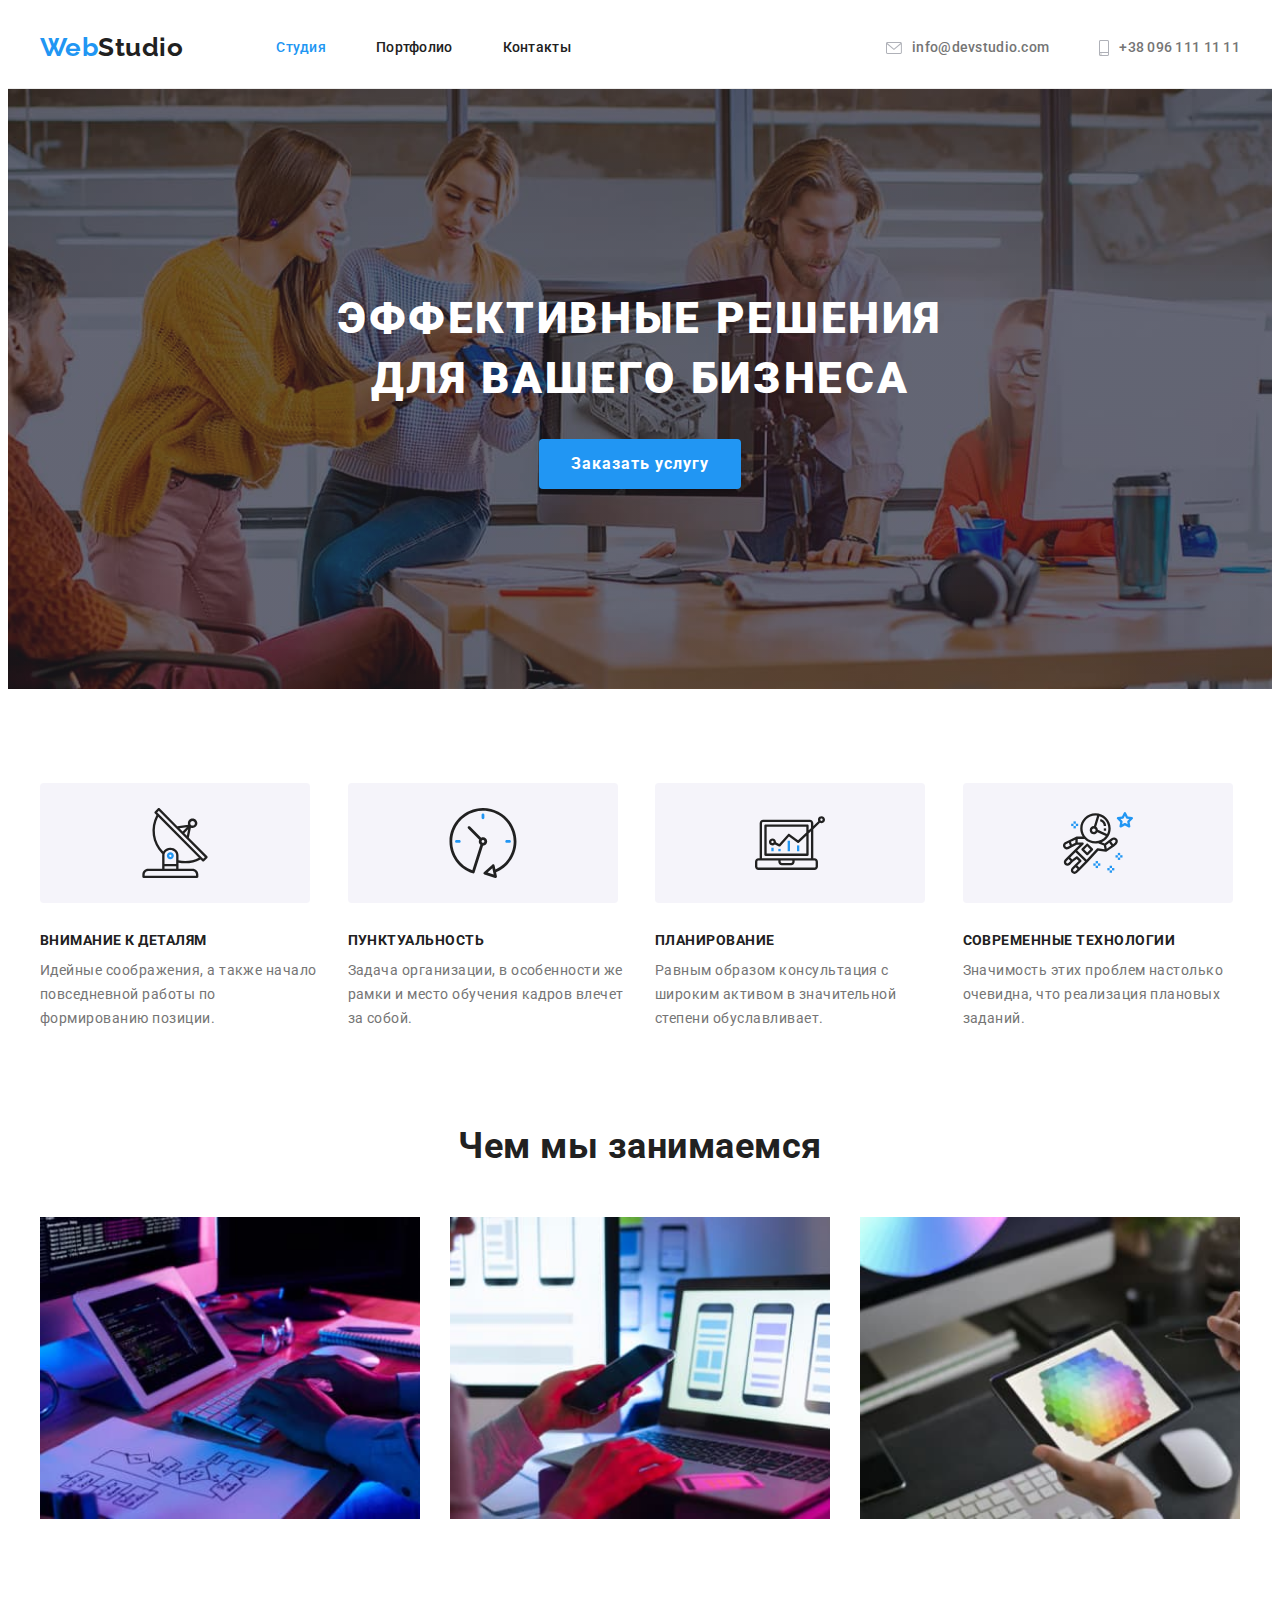
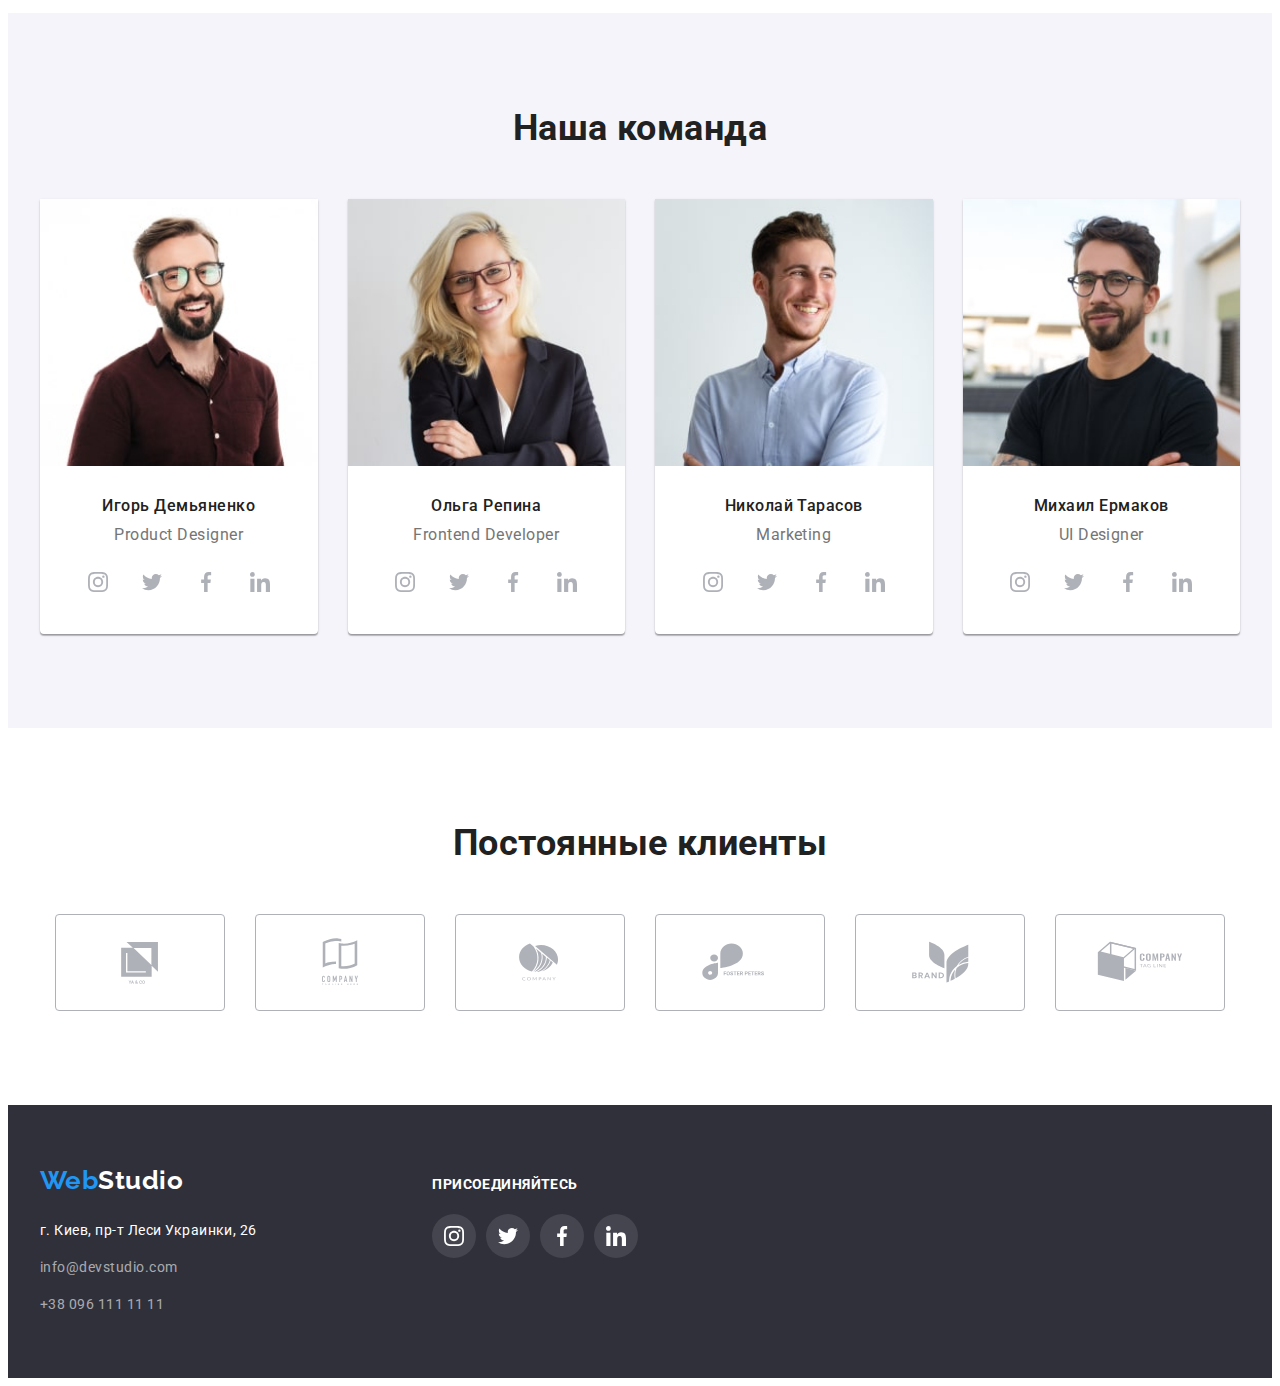
<file: index.html>
<!DOCTYPE html>
<html lang="ru">
	<head>
		<meta charset="UTF-8" />
		<meta http-equiv="X-UA-Compatible" content="IE=edge" />
		<meta name="viewport" content="width=device-width, initial-scale=1.0" />
		<link rel="preconnect" href="https://fonts.googleapis.com" />
		<link rel="preconnect" href="https://fonts.gstatic.com" crossorigin />
		<link
			href="https://fonts.googleapis.com/css2?family=Raleway:wght@700&family=Roboto:wght@400;500;700;900&display=swap"
			rel="stylesheet"
		/>
		<title>Студия</title>
		<link
			rel="stylesheet"
			href="https://cdnjs.cloudflare.com/ajax/libs/modern-normalize/1.1.0/modern-normalize.min.css"
			integrity="sha512-wpPYUAdjBVSE4KJnH1VR1HeZfpl1ub8YT/NKx4PuQ5NmX2tKuGu6U/JRp5y+Y8XG2tV+wKQpNHVUX03MfMFn9Q=="
			crossorigin="anonymous"
			referrerpolicy="no-referrer"
		/>
		<link rel="stylesheet" href="./css/styles.css" />
	</head>
	<body>
		<header class="header">
			<div class="container">
				<nav class="header-nav">
					<a href="/" class="logo link">
						Web<span class="header-logo-part">Studio</span>
					</a>
					<ul class="header-list list">
						<li class="header-item">
							<a href="" class="header-link link current">Студия</a>
						</li>
						<li class="header-item">
							<a href="./portfolio.html" class="header-link link">Портфолио</a>
						</li>
						<li class="header-item">
							<a href="" class="header-link link">Контакты</a>
						</li>
					</ul>
				</nav>
				<ul class="header-contacts-list list">
					<li class="header-contacts-item">
						<a class="header-email link" href="mailto:info@devstudio.com">
							<svg class="header-icon" width="16" height="12">
								<use href="./images/symbol-defs.svg#icon-envelope"></use>
							</svg>
							info@devstudio.com
						</a>
					</li>
					<li class="header-contacts-item">
						<a class="header-tel link" href="tel:+380961111111">
							<svg class="header-icon" width="10" height="16">
								<use href="./images/symbol-defs.svg#icon-smartphone"></use>
							</svg>
							+38 096 111 11 11</a
						>
					</li>
				</ul>
			</div>
		</header>
		<main>
			<section class="hero">
				<h1 class="hero-title">Эффективные решения для вашего бизнеса</h1>
				<button type="button" class="hero-btn">Заказать услугу</button>
			</section>
			<section class="features section">
				<div class="container">
					<h2 class="visually-hidden">Особенности</h2>
					<ul class="features-list list">
						<li class="features-item antenna">
							<h3 class="features-title">Внимание к деталям</h3>
							<p class="features-text">
								Идейные соображения, а также начало повседневной работы по
								формированию позиции.
							</p>
						</li>
						<li class="features-item clock">
							<h3 class="features-title">Пунктуальность</h3>
							<p class="features-text">
								Задача организации, в особенности же рамки и место обучения
								кадров влечет за собой.
							</p>
						</li>
						<li class="features-item diagram">
							<h3 class="features-title">Планирование</h3>
							<p class="features-text">
								Равным образом консультация с широким активом в значительной
								степени обуславливает.
							</p>
						</li>
						<li class="features-item astronaut">
							<h3 class="features-title">Современные технологии</h3>
							<p class="features-text">
								Значимость этих проблем настолько очевидна, что реализация
								плановых заданий.
							</p>
						</li>
					</ul>
				</div>
			</section>
			<section class="job section">
				<div class="container">
					<h2 class="job-title">Чем мы занимаемся</h2>
					<ul class="job-list list">
						<li class="job-item">
							<img
								src="./images/box_1.jpg"
								alt="разработка сайтов"
								width="370"
								height="294"
							/>
						</li>
						<li class="job-item">
							<img
								src="./images/box_2.jpg"
								alt="реклама"
								width="370"
								height="294"
							/>
						</li>
						<li class="job-item">
							<img
								src="./images/box_3.jpg"
								alt="дизайн"
								width="370"
								height="294"
							/>
						</li>
					</ul>
				</div>
			</section>
			<section class="team section">
				<div class="container">
					<h2 class="team-title">Наша команда</h2>
					<ul class="team-list list">
						<li class="team-item">
							<img
								src="./images/img-1-min.jpg"
								alt="фото Игоря Демьяненко"
								width="270"
								height="260"
							/>
							<div class="team-details">
								<h3 class="team-name">Игорь Демьяненко</h3>
								<p class="team-position">Product Designer</p>
								<ul class="team-soc-list list">
									<li class="team-soc-item">
										<a href="" class="team-soc-link link"
											><svg class="team-soc-icon" width="20" height="20">
												<use
													href="./images/symbol-defs.svg#icon-instagram"
												></use></svg
										></a>
									</li>
									<li class="team-soc-item">
										<a href="" class="team-soc-link link"
											><svg class="team-soc-icon" width="20" height="20">
												<use
													href="./images/symbol-defs.svg#icon-twitter"
												></use></svg
										></a>
									</li>
									<li class="team-soc-item">
										<a href="" class="team-soc-link link">
											<svg class="team-soc-icon" width="20" height="20">
												<use
													href="./images/symbol-defs.svg#icon-facebook"
												></use></svg
										></a>
									</li>
									<li class="team-soc-item">
										<a href="" class="team-soc-link link"
											><svg class="team-soc-icon" width="20" height="20">
												<use
													href="./images/symbol-defs.svg#icon-linkedin"
												></use></svg
										></a>
									</li>
								</ul>
							</div>
						</li>
						<li class="team-item">
							<img
								src="./images/img-2-min.jpg"
								alt="фото Ольги Репиной"
								width="270"
								height="260"
							/>
							<div class="team-details">
								<h3 class="team-name">Ольга Репина</h3>
								<p class="team-position">Frontend Developer</p>
								<ul class="team-soc-list list">
									<li class="team-soc-item">
										<a href="" class="team-soc-link link"
											><svg class="team-soc-icon" width="20" height="20">
												<use
													href="./images/symbol-defs.svg#icon-instagram"
												></use></svg
										></a>
									</li>
									<li class="team-soc-item">
										<a href="" class="team-soc-link link"
											><svg class="team-soc-icon" width="20" height="20">
												<use
													href="./images/symbol-defs.svg#icon-twitter"
												></use></svg
										></a>
									</li>
									<li class="team-soc-item">
										<a href="" class="team-soc-link link">
											<svg class="team-soc-icon" width="20" height="20">
												<use
													href="./images/symbol-defs.svg#icon-facebook"
												></use></svg
										></a>
									</li>
									<li class="team-soc-item">
										<a href="" class="team-soc-link link"
											><svg class="team-soc-icon" width="20" height="20">
												<use
													href="./images/symbol-defs.svg#icon-linkedin"
												></use></svg
										></a>
									</li>
								</ul>
							</div>
						</li>
						<li class="team-item">
							<img
								src="./images/img-3-min.jpg"
								alt="фото Николая Тарасова"
								width="270"
								height="260"
							/>
							<div class="team-details">
								<h3 class="team-name">Николай Тарасов</h3>
								<p class="team-position">Marketing</p>
								<ul class="team-soc-list list">
									<li class="team-soc-item">
										<a href="" class="team-soc-link link"
											><svg class="team-soc-icon" width="20" height="20">
												<use
													href="./images/symbol-defs.svg#icon-instagram"
												></use></svg
										></a>
									</li>
									<li class="team-soc-item">
										<a href="" class="team-soc-link link"
											><svg class="team-soc-icon" width="20" height="20">
												<use
													href="./images/symbol-defs.svg#icon-twitter"
												></use></svg
										></a>
									</li>
									<li class="team-soc-item">
										<a href="" class="team-soc-link link">
											<svg class="team-soc-icon" width="20" height="20">
												<use
													href="./images/symbol-defs.svg#icon-facebook"
												></use></svg
										></a>
									</li>
									<li class="team-soc-item">
										<a href="" class="team-soc-link link"
											><svg class="team-soc-icon" width="20" height="20">
												<use
													href="./images/symbol-defs.svg#icon-linkedin"
												></use></svg
										></a>
									</li>
								</ul>
							</div>
						</li>
						<li class="team-item">
							<img
								src="./images/img-4-min.jpg"
								alt="фото Михаила Ермакова"
								width="270"
								height="260"
							/>
							<div class="team-details">
								<h3 class="team-name">Михаил Ермаков</h3>
								<p class="team-position">UI Designer</p>
								<ul class="team-soc-list list">
									<li class="team-soc-item">
										<a href="" class="team-soc-link link"
											><svg class="team-soc-icon" width="20" height="20">
												<use
													href="./images/symbol-defs.svg#icon-instagram"
												></use></svg
										></a>
									</li>
									<li class="team-soc-item">
										<a href="" class="team-soc-link link"
											><svg class="team-soc-icon" width="20" height="20">
												<use
													href="./images/symbol-defs.svg#icon-twitter"
												></use></svg
										></a>
									</li>
									<li class="team-soc-item">
										<a href="" class="team-soc-link link">
											<svg class="team-soc-icon" width="20" height="20">
												<use
													href="./images/symbol-defs.svg#icon-facebook"
												></use></svg
										></a>
									</li>
									<li class="team-soc-item">
										<a href="" class="team-soc-link link"
											><svg class="team-soc-icon" width="20" height="20">
												<use
													href="./images/symbol-defs.svg#icon-linkedin"
												></use></svg
										></a>
									</li>
								</ul>
							</div>
						</li>
					</ul>
				</div>
			</section>
			<section class="clients section">
				<div class="container">
					<h2 class="clients-title">Постоянные клиенты</h2>
					<ul class="clients-list list">
						<li class="clients-item">
							<a href="" class="clients-link link"
								><svg class="clients-item-icon" width="106" height="60">
									<use href="./images/symbol-defs.svg#icon-Logo-6"></use></svg
							></a>
						</li>
						<li class="clients-item">
							<a href="" class="clients-link link"
								><svg class="clients-item-icon" width="106" height="60">
									<use href="./images/symbol-defs.svg#icon-Logo-5"></use></svg
							></a>
						</li>
						<li class="clients-item">
							<a href="" class="clients-link link">
								<svg class="clients-item-icon" width="106" height="60">
									<use href="./images/symbol-defs.svg#icon-Logo-4"></use></svg
							></a>
						</li>
						<li class="clients-item">
							<a href="" class="clients-link link"
								><svg class="clients-item-icon" width="106" height="60">
									<use href="./images/symbol-defs.svg#icon-Logo-3"></use></svg
							></a>
						</li>
						<li class="clients-item">
							<a href="" class="clients-link link">
								<svg class="clients-item-icon" width="106" height="60">
									<use href="./images/symbol-defs.svg#icon-Logo-2"></use></svg
							></a>
						</li>
						<li class="clients-item">
							<a href="" class="clients-link link"
								><svg class="clients-item-icon" width="106" height="60">
									<use href="./images/symbol-defs.svg#icon-Logo-1"></use></svg
							></a>
						</li>
					</ul>
				</div>
			</section>
		</main>
		<footer class="footer">
			<div class="container container-wrap">
				<div class="logo-wrap">
					<a class="logo link footer-logo" href="/">
						Web<span class="footer-logo-part">Studio</span>
					</a>
					<address class="address">
						<ul class="footer-list list">
							<li class="footer-item">
								<a
									class="googlemap link"
									href="https://goo.gl/maps/wZbSesrq63ZKzdLP7"
									target="_blank"
									rel="noopener noreferral nofollow"
									>г. Киев, пр-т Леси Украинки, 26</a
								>
							</li>
							<li class="footer-item">
								<a class="footer-link link" href="mailto:info@devstudio.com"
									>info@devstudio.com</a
								>
							</li>
							<li class="footer-item">
								<a class="footer-link link" href="tel:+380961111111"
									>+38 096 111 11 11</a
								>
							</li>
						</ul>
					</address>
				</div>
				<div class="join-us-section">
					<p class="join-us">ПРИСОЕДИНЯЙТЕСЬ</p>
					<ul class="join-us-list list">
						<li class="join-us-item">
							<a href="" class="join-us-link link"
								><svg class="joins-us-icon" width="20" height="20">
									<use
										href="./images/symbol-defs.svg#icon-instagram"
									></use></svg
							></a>
						</li>
						<li class="join-us-item">
							<a href="" class="join-us-link link"
								><svg class="join-us-icon" width="20" height="20">
									<use href="./images/symbol-defs.svg#icon-twitter"></use></svg
							></a>
						</li>
						<li class="join-us-item">
							<a href="" class="join-us-link link">
								<svg class="join-us-icon" width="20" height="20">
									<use href="./images/symbol-defs.svg#icon-facebook"></use></svg
							></a>
						</li>
						<li class="join-us-item">
							<a href="" class="join-us-link link"
								><svg class="join-us-icon" width="20" height="20">
									<use href="./images/symbol-defs.svg#icon-linkedin"></use></svg
							></a>
						</li>
					</ul>
				</div>
			</div>
		</footer>
	</body>
</html>
</file>
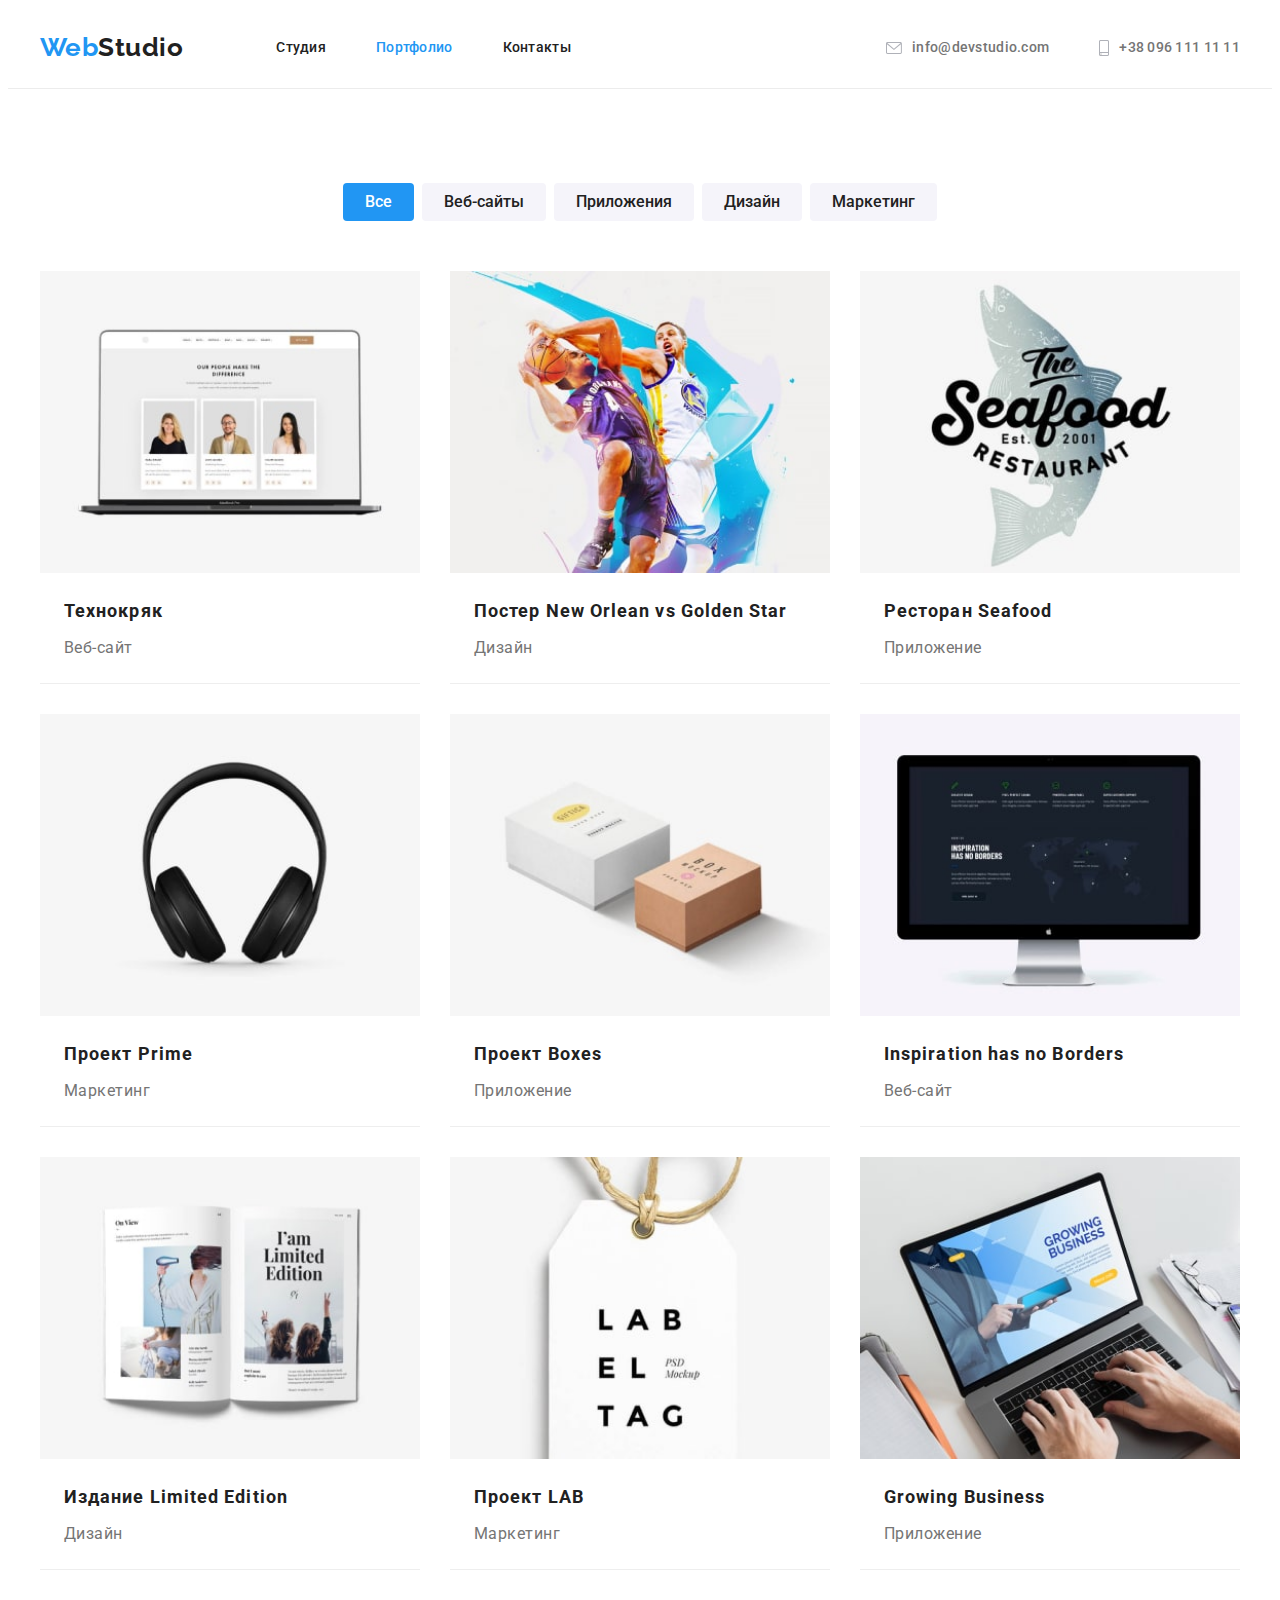
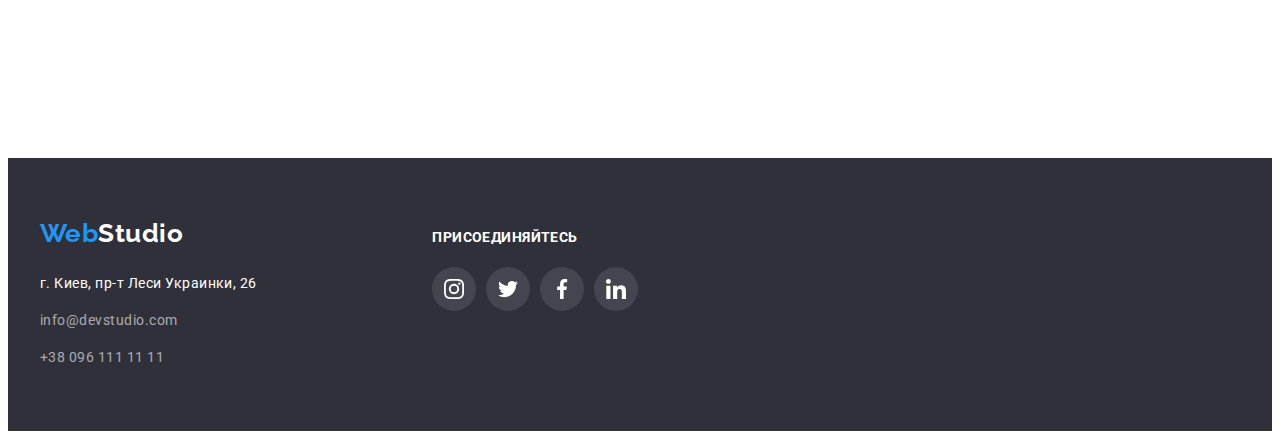
<file: portfolio.html>
<!DOCTYPE html>
<html lang="ru">
	<head>
		<meta charset="UTF-8" />
		<meta http-equiv="X-UA-Compatible" content="IE=edge" />
		<meta name="viewport" content="width=device-width, initial-scale=1.0" />
		<link rel="preconnect" href="https://fonts.googleapis.com" />
		<link rel="preconnect" href="https://fonts.gstatic.com" crossorigin />
		<link
			href="https://fonts.googleapis.com/css2?family=Raleway:wght@700&family=Roboto:wght@400;500;700;900&display=swap"
			rel="stylesheet"
		/>
		<title>Портфолио</title>
		<link
			rel="stylesheet"
			href="https://cdnjs.cloudflare.com/ajax/libs/modern-normalize/1.1.0/modern-normalize.min.css"
			integrity="sha512-wpPYUAdjBVSE4KJnH1VR1HeZfpl1ub8YT/NKx4PuQ5NmX2tKuGu6U/JRp5y+Y8XG2tV+wKQpNHVUX03MfMFn9Q=="
			crossorigin="anonymous"
			referrerpolicy="no-referrer"
		/>
		<link rel="stylesheet" href="./css/styles.css" />
	</head>

	<body>
		<header class="header">
			<div class="container">
				<nav class="header-nav">
					<a href="/" class="logo link">
						Web<span class="header-logo-part">Studio</span>
					</a>
					<ul class="header-list list">
						<li class="header-item">
							<a href="./index.html" class="header-link link">Студия</a>
						</li>
						<li class="header-item">
							<a href="" class="header-link link current">Портфолио</a>
						</li>
						<li class="header-item">
							<a href="" class="header-link link">Контакты</a>
						</li>
					</ul>
				</nav>
				<ul class="header-contacts-list list">
					<li class="header-contacts-item">
						<a class="header-email link" href="mailto:info@devstudio.com">
							<svg class="header-icon" width="16" height="12">
								<use href="./images/symbol-defs.svg#icon-envelope"></use>
							</svg>
							info@devstudio.com
						</a>
					</li>
					<li class="header-contacts-item">
						<a class="header-tel link" href="tel:+380961111111">
							<svg class="header-icon" width="10" height="16">
								<use href="./images/symbol-defs.svg#icon-smartphone"></use>
							</svg>
							+38 096 111 11 11</a
						>
					</li>
				</ul>
			</div>
		</header>
		<main>
			<section class="portfolio-section section">
				<div class="container">
					<h1 class="visually-hidden">Наши работьі</h1>
					<ul class="filters-list list">
						<li class="filters-item">
							<button type="button" class="filters-btn current-filter">
								Все
							</button>
						</li>
						<li class="filters-item">
							<button type="button" class="filters-btn">Веб-сайты</button>
						</li>
						<li class="filters-item">
							<button type="button" class="filters-btn">Приложения</button>
						</li>
						<li class="filters-item">
							<button type="button" class="filters-btn">Дизайн</button>
						</li>
						<li class="filters-item">
							<button type="button" class="filters-btn">Маркетинг</button>
						</li>
					</ul>
					<ul class="examples list">
						<li class="examples-item">
							<a class="examples-item-link"
								><img
									src="./images/work1-min.jpg"
									alt="фото главной страницьі сайта"
									width="370"
									height="294"
								/>
								<div class="area-border">
									<h2 class="examples-title">Технокряк</h2>
									<p class="examples-text">Веб-сайт</p>
								</div>
							</a>
						</li>
						<li class="examples-item">
							<a class="examples-item-link"
								><img
									src="./images/work2-min.jpg"
									alt="постер с баскетболистами"
									width="370"
									height="294"
								/>
								<div class="area-border">
									<h2 class="examples-title">
										Постер New Orlean vs Golden Star
									</h2>
									<p class="examples-text">Дизайн</p>
								</div>
							</a>
						</li>
						<li class="examples-item">
							<a class="examples-item-link"
								><img
									src="./images/work3-min.jpg"
									alt="лого ресторана с рьібой"
									width="370"
									height="294"
								/>
								<div class="area-border">
									<h2 class="examples-title">Ресторан Seafood</h2>
									<p class="examples-text">Приложение</p>
								</div>
							</a>
						</li>
						<li class="examples-item">
							<a class="examples-item-link"
								><img
									src="./images/work4-min.jpg"
									alt="фото наушников"
									width="370"
									height="294"
								/>
								<div class="area-border">
									<h2 class="examples-title">Проект Prime</h2>
									<p class="examples-text">Маркетинг</p>
								</div>
							</a>
						</li>
						<li class="examples-item">
							<a class="examples-item-link"
								><img
									src="./images/work5-min.jpg"
									alt="фото двух коробочек"
									width="370"
									height="294"
								/>
								<div class="area-border">
									<h2 class="examples-title">Проект Boxes</h2>
									<p class="examples-text">Приложение</p>
								</div>
							</a>
						</li>
						<li class="examples-item">
							<a class="examples-item-link"
								><img
									src="./images/work6-min.jpg"
									alt="фото імак"
									width="370"
									height="294"
								/>
								<div class="area-border">
									<h2 class="examples-title">Inspiration has no Borders</h2>
									<p class="examples-text">Веб-сайт</p>
								</div>
							</a>
						</li>
						<li class="examples-item">
							<a class="examples-item-link"
								><img
									src="./images/work7-min.jpg"
									alt="фото книги"
									width="370"
									height="294"
								/>
								<div class="area-border">
									<h2 class="examples-title">Издание Limited Edition</h2>
									<p class="examples-text">Дизайн</p>
								</div>
							</a>
						</li>
						<li class="examples-item">
							<a class="examples-item-link"
								><img
									src="./images/work8-min.jpg"
									alt="фото етикетки"
									width="370"
									height="294"
								/>
								<div class="area-border">
									<h2 class="examples-title">Проект LAB</h2>
									<p class="examples-text">Маркетинг</p>
								</div>
							</a>
						</li>
						<li class="examples-item">
							<a class="examples-item-link"
								><img
									src="./images/work9-min.jpg"
									alt="фото макбука"
									width="370"
									height="294"
								/>
								<div class="area-border">
									<h2 class="examples-title">Growing Business</h2>
									<p class="examples-text">Приложение</p>
								</div>
							</a>
						</li>
					</ul>
				</div>
			</section>
		</main>
		<footer class="footer">
			<div class="container container-wrap">
				<div class="logo-wrap">
					<a class="logo link footer-logo" href="/">
						Web<span class="footer-logo-part">Studio</span>
					</a>
					<address class="address">
						<ul class="footer-list list">
							<li class="footer-item">
								<a
									class="googlemap link"
									href="https://goo.gl/maps/wZbSesrq63ZKzdLP7"
									target="_blank"
									rel="noopener noreferral nofollow"
									>г. Киев, пр-т Леси Украинки, 26</a
								>
							</li>
							<li class="footer-item">
								<a class="footer-link link" href="mailto:info@devstudio.com"
									>info@devstudio.com</a
								>
							</li>
							<li class="footer-item">
								<a class="footer-link link" href="tel:+380961111111"
									>+38 096 111 11 11</a
								>
							</li>
						</ul>
					</address>
				</div>
				<div class="join-us-section">
					<p class="join-us">ПРИСОЕДИНЯЙТЕСЬ</p>
					<ul class="join-us-list list">
						<li class="join-us-item">
							<a href="" class="join-us-link link"
								><svg class="joins-us-icon" width="20" height="20">
									<use
										href="./images/symbol-defs.svg#icon-instagram"
									></use></svg
							></a>
						</li>
						<li class="join-us-item">
							<a href="" class="join-us-link link"
								><svg class="join-us-icon" width="20" height="20">
									<use href="./images/symbol-defs.svg#icon-twitter"></use></svg
							></a>
						</li>
						<li class="join-us-item">
							<a href="" class="join-us-link link">
								<svg class="join-us-icon" width="20" height="20">
									<use href="./images/symbol-defs.svg#icon-facebook"></use></svg
							></a>
						</li>
						<li class="join-us-item">
							<a href="" class="join-us-link link"
								><svg class="join-us-icon" width="20" height="20">
									<use href="./images/symbol-defs.svg#icon-linkedin"></use></svg
							></a>
						</li>
					</ul>
				</div>
			</div>
		</footer>
	</body>
</html>
</file>
<file: css/styles.css>
/**/
:root {
	--accent-color: #2196f3;
	--main-color: #212121;
	--add-color: #757575;
	--title-color: #212121;
	--background-clr: #ffffff;
	--add-bckgrnd-clr: #f5f4fa;
}
p,
h1,
h2,
h3,
h4,
h5,
h6 {
	margin: 0;
}
ul,
ol {
	margin: 0;
	padding-left: 0;
}
img {
	display: block;
	width: 100%;
	height: auto;
}
.container {
	width: 1200px;
	margin: 0 auto;
	padding-left: 15px;
	padding-right: 15px;
}
body {
	font-family: "Roboto", sans-serif;
	letter-spacing: 0.03em;
}
.list {
	list-style: none;
}

.link {
	text-decoration: none;
}

.visually-hidden {
	position: absolute;
	white-space: nowrap;
	width: 1px;
	height: 1px;
	overflow: hidden;
	border: 0;
	padding: 0;
	clip: rect(0 0 0 0);
	clip-path: inset(50%);
	margin: -1px;
}

.header {
	border-bottom: 1px solid #ececec;
}

.header .container {
	display: flex;
	align-items: center;
}

.logo {
	padding-top: 24px;
	padding-bottom: 25px;
	margin-right: 93px;
	font-family: "Raleway", sans-serif;
	font-weight: 700;
	font-size: 26px;
	line-height: 1.19;
	color: var(--accent-color);
}

.header-logo-part {
	color: var(--main-color);
}

.header-list {
	display: flex;
	align-items: center;
}

.header-nav {
	display: flex;
	align-items: center;
}
.header-item:not(:last-child) {
	margin-right: 50px;
}

.header-link {
	display: inline-block;
	padding-top: 32px;
	padding-bottom: 32px;
	font-weight: 500;
	font-size: 14px;
	line-height: 1.14;
	letter-spacing: 0.02em;
	color: var(--main-color);
}
.header-link:hover,
.header-link:focus,
.header-email.link:hover,
.header-email.link:focus,
.header-tel.link:hover,
.header-tel.link:focus {
	color: var(--accent-color);
	fill: var(--accent-color);
}

.header-link.link.current {
	color: var(--accent-color);
}

.header-contacts-list {
	display: flex;
	margin-left: auto;
}

.header-email.link,
.header-tel.link {
	display: flex;
	align-items: center;
	justify-content: center;
	fill: #afb1b8;
}

.header-contacts-item:not(:last-child) {
	margin-right: 50px;
}
.header-icon {
	margin-right: 10px;
}

.header-email {
	display: inline-block;
	padding-top: 32px;
	padding-bottom: 32px;
	/* margin-right: 50px; */
	font-weight: 500;
	font-size: 14px;
	line-height: 1.14;
	letter-spacing: 0.02em;
	color: var(--add-color);
}
.header-tel {
	display: inline-block;
	padding-top: 32px;
	padding-bottom: 32px;
	font-weight: 500;
	font-size: 14px;
	line-height: 1.14;
	letter-spacing: 0.02em;
	color: var(--add-color);
}
.hero {
	padding-top: 200px;
	padding-bottom: 200px;
	background-color: #2f303a;
	text-align: center;
	background-image: linear-gradient(
			rgba(47, 48, 58, 0.4),
			rgba(47, 48, 58, 0.4)
		),
		url(../images/Img-5.jpg);
	background-repeat: no-repeat;
	background-position: center;
	background-size: cover;
	max-width: 1600px;
	margin: 0 auto;
}

.hero-title {
	margin: 0 auto;
	margin-bottom: 30px;
	font-weight: 900;
	font-size: 44px;
	width: 696px;
	line-height: 1.36;
	letter-spacing: 0.06em;
	text-transform: uppercase;
	color: #ffffff;
}
.hero-btn {
	padding: 10px 32px;
	font-family: inherit;
	font-weight: 700;
	font-size: 16px;
	line-height: 1.88;
	letter-spacing: 0.06em;
	color: #ffffff;
	background: var(--accent-color);
	cursor: pointer;
	border-style: none;
	box-shadow: 0px 4px 4px rgba(0, 0, 0, 0.15);
	border-radius: 4px;
}
.hero-btn:hover,
.hero-btn:focus {
	background: #188ce8;
}
.section {
	padding-top: 94px;
	padding-bottom: 94px;
}
.features.section {
	padding-bottom: 0px;
}
.features-list {
	display: flex;
	margin-right: -30px;
}
.features-item {
	flex-basis: calc(100% / 4 - 30px);
	margin-right: 30px;
}

/* .features-item:not(:last-child) {
	margin-right: 30px;
} */

/* .features-item.antenna {
	width: 70px;
	height: 70px;
} */

.features-item.antenna::before {
	margin-bottom: 30px;
	display: block;
	content: "";
	width: 270px;
	height: 120px;
	border-radius: 4px;
	background-color: var(--add-bckgrnd-clr);
	background-image: url(../images/antenna.svg);
	background-repeat: no-repeat;
	background-position: center;
}
.features-item.clock::before {
	margin-bottom: 30px;
	display: block;
	content: "";
	width: 270px;
	height: 120px;
	border-radius: 4px;
	background-color: var(--add-bckgrnd-clr);
	background-image: url(../images/clock.svg);
	background-repeat: no-repeat;
	background-position: center;
}
.features-item.diagram::before {
	margin-bottom: 30px;
	display: block;
	content: "";
	width: 270px;
	height: 120px;
	border-radius: 4px;
	background-color: var(--add-bckgrnd-clr);
	background-image: url(../images/diagram.svg);
	background-repeat: no-repeat;
	background-position: center;
}
.features-item.astronaut::before {
	margin-bottom: 30px;
	display: block;
	content: "";
	width: 270px;
	height: 120px;
	border-radius: 4px;
	background-color: var(--add-bckgrnd-clr);
	background-image: url(../images/astronaut.svg);
	background-repeat: no-repeat;
	background-position: center;
}
.features-item .features-title {
	margin-bottom: 10px;
	font-weight: 700;
	font-size: 14px;
	line-height: 1.14;
	text-transform: uppercase;
	color: var(--main-color);
}

.features-text {
	font-weight: 400;
	font-size: 14px;
	line-height: 1.71;
	color: var(--add-color);
}
.job-title,
.team-title,
.clients-title {
	margin-bottom: 50px;
	text-align: center;
}
.job-title,
.team-title,
.clients-title {
	font-weight: 700;
	font-size: 36px;
	line-height: 1.17;
	color: var(--title-color);
}

.job-list {
	display: flex;
	margin-right: -30px;
}

.job-item {
	flex-basis: calc(100% / 3 - 30px);
	margin-right: 30px;
}

/* .job-item:not(:last-child) {
	margin-right: 30px;
} */

.team {
	background: var(--add-bckgrnd-clr);
}

.team-list {
	display: flex;
	margin-right: -30px;
}

.team-item {
	background: var(--background-clr);
	flex-basis: calc(100% / 4 - 30px);
	margin-right: 30px;
	box-shadow: 0px 1px 3px rgba(0, 0, 0, 0.12), 0px 1px 1px rgba(0, 0, 0, 0.14),
		0px 2px 1px rgba(0, 0, 0, 0.2);
	border-radius: 0px 0px 4px 4px;
}

/* .team-item:not(:last-child) {
	margin-right: 30px;
} */

.team-details {
	padding-top: 30px;
	padding-bottom: 30px;
}
.team-name {
	margin-bottom: 10px;
	font-weight: 500;
	font-size: 16px;
	line-height: 1.19;
	text-align: center;
	color: var(--main-color);
}

.team-position {
	margin-bottom: 16px;
	font-weight: 400;
	font-size: 16px;
	line-height: 1.19;
	text-align: center;
	color: var(--add-color);
}

.team-soc-list {
	display: flex;
	justify-content: center;
	padding-left: 32px;
	padding-right: 32px;
}

.team-soc-item {
	width: 44px;
	height: 44px;
	margin-right: 10px;
}

.team-soc-item:last-child {
	margin-right: 0;
}

.team-soc-link {
	width: 100%;
	height: 100%;
	border-radius: 50%;
	display: flex;
	align-items: center;
	justify-content: center;
	fill: #afb1b8;
}

.team-soc-link:hover,
.team-soc-link:focus {
	background-color: var(--accent-color);
	fill: var(--background-clr);
}

.clients-list {
	display: flex;
	justify-content: center;
}

.clients-item {
	width: 170px;
	margin-right: 30px;
}

.clients-item:last-child {
	margin-right: 0;
}

.clients-link {
	display: flex;
	align-items: center;
	justify-content: center;
	fill: #afb1b8;
	border: 1px solid #afb1b8;
	border-radius: 4px;
}
.clients-item-icon {
	width: 100%;
	height: 100%;
}
.clients-link:hover,
.clients-link:focus {
	border-color: var(--accent-color);
	fill: var(--accent-color);
}

/* ---------------ФУТЕР--------------- */

.footer {
	background: #2f303a;
	padding-top: 60px;
	padding-bottom: 60px;
}

.container-wrap {
	display: flex;
	align-items: baseline;
}

.footer-logo {
	display: block;
	padding: 0px;
	margin-bottom: 20px;
}
.footer-logo-part {
	color: #ffffff;
}
.googlemap {
	font-weight: 400;
	font-size: 14px;
	line-height: 2;
	color: #ffffff;
	font-style: normal;
}

.footer-link {
	font-weight: 400;
	font-size: 14px;
	line-height: 2;
	color: rgba(255, 255, 255, 0.6);
}

.footer-link:hover,
.footer-link:focus,
.googlemap:hover,
.googlemap:focus {
	color: var(--accent-color);
}

.footer-list {
}

.footer-item {
	display: block;
	font-style: normal;
}
.footer-item:not(:last-child) {
	margin-bottom: 9px;
}

.footer-mail {
}

.footer-tel {
}

.join-us-list {
	display: flex;
}

.join-us-section {
	margin-left: 156px;
}
.join-us {
	margin-bottom: 20px;
	font-weight: 700;
	font-size: 14px;
	line-height: 1.33;
	letter-spacing: 0.03em;
	text-transform: uppercase;
	color: var(--background-clr);
}
.join-us-item {
	width: 44px;
	height: 44px;
	margin-right: 10px;
}

.join-us-item:last-child {
	margin-right: 0;
}

.join-us-link {
	width: 100%;
	height: 100%;
	background-color: rgba(255, 255, 255, 0.1);
	border-radius: 50%;
	display: flex;
	align-items: center;
	justify-content: center;
	fill: var(--background-clr);
}

.join-us-link:hover,
.join-us-link:focus {
	background-color: var(--accent-color);
	fill: var(--background-clr);
}

/* ---------------ПОРТФОЛИО--------------- */

.filters-list {
	margin-bottom: 50px;
	display: flex;
	justify-content: center;
}

.filters-item:not(:last-child) {
	margin-right: 8px;
}
.filters-btn {
	font-family: inherit;
	font-style: normal;
	font-weight: 500;
	font-size: 16px;
	line-height: 1.62;
	color: var(--main-color);
	background: var(--add-bckgrnd-clr);
	cursor: pointer;
	padding: 6px 22px;
	border-style: none;
	border-radius: 4px;
}
.filters-btn:hover,
.filters-btn:focus {
	color: #ffffff;
	background: var(--accent-color);
	box-shadow: 0px 3px 1px rgba(0, 0, 0, 0.1), 0px 1px 2px rgba(0, 0, 0, 0.08),
		0px 2px 2px rgba(0, 0, 0, 0.12);
}
.filters-btn.current-filter {
	background-color: var(--accent-color);
	color: #ffffff;
}

.examples {
	display: flex;
	flex-wrap: wrap;
	margin: -15px;
	padding-bottom: 94px;
}
.examples-item {
	flex-basis: calc(100% / 3 - 30px);
	margin: 15px;
	background: var(--background-clr);
	border-bottom: 1px solid #eeeeee;
}

.examples-item:hover,
.examples-item:focus {
	box-shadow: 0px 1px 1px rgba(0, 0, 0, 0.12), 0px 4px 4px rgba(0, 0, 0, 0.06),
		1px 4px 6px rgba(0, 0, 0, 0.16);
}
.examples-title {
	margin-bottom: 4px;
	font-weight: 700;
	font-size: 18px;
	line-height: 2;
	letter-spacing: 0.06em;
	color: var(--main-color);
	text-align: left;
}

.examples-text {
	font-weight: 400;
	font-size: 16px;
	line-height: 1.88;
	letter-spacing: 0.03em;
	color: var(--add-color);
	text-align: left;
}
.area-border {
	padding-top: 20px;
	padding-bottom: 20px;
	padding-left: 24px;
}
</file>
